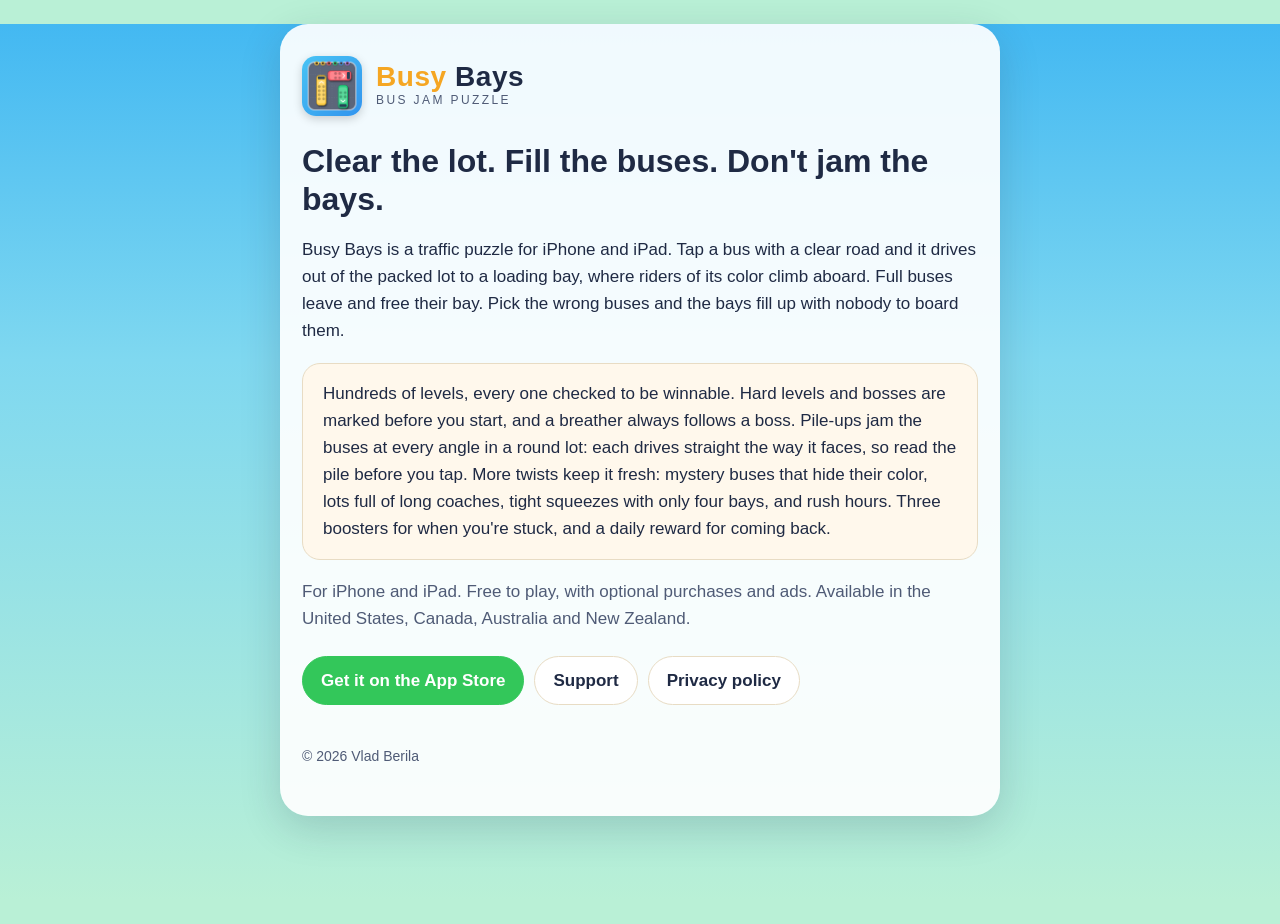
<file: index.html>
<!doctype html>
<html lang="en">
<head>
  <meta charset="utf-8">
  <meta name="viewport" content="width=device-width, initial-scale=1">
  <title>Busy Bays: Bus Jam Puzzle</title>
  <meta name="description" content="A bus traffic puzzle: drive buses out of a packed lot, match them to the waiting crowd by color, and keep the loading bays from jamming.">
  <link rel="icon" href="icon.png">
  <link rel="stylesheet" href="style.css">
</head>
<body>
<main>
  <header class="brand">
    <img src="icon.png" alt="">
    <div>
      <div class="name"><span class="busy">Busy</span> Bays</div>
      <div class="tagline">Bus jam puzzle</div>
    </div>
  </header>

  <h1>Clear the lot. Fill the buses. Don't jam the bays.</h1>
  <p>Busy Bays is a traffic puzzle for iPhone and iPad. Tap a bus with a clear
  road and it drives out of the packed lot to a loading bay, where riders of
  its color climb aboard. Full buses leave and free their bay. Pick the wrong
  buses and the bays fill up with nobody to board them.</p>

  <div class="panel">
    <p>Hundreds of levels, every one checked to be winnable. Hard levels and
    bosses are marked before you start, and a breather always follows a boss.
    Pile-ups jam the buses at every angle in a round lot: each drives straight
    the way it faces, so read the pile before you tap. More twists keep it
    fresh: mystery buses that hide their color, lots full of long coaches,
    tight squeezes with only four bays, and rush hours.
    Three boosters for when you're stuck, and a daily reward for coming back.</p>
  </div>

  <p class="dim">For iPhone and iPad. Free to play, with optional purchases and ads.
  Available in the United States, Canada, Australia and New Zealand.</p>

  <nav class="links">
    <a class="primary" href="https://apps.apple.com/app/id6819312850">Get it on the App Store</a>
    <a href="support.html">Support</a>
    <a href="privacy.html">Privacy policy</a>
  </nav>

  <footer>© 2026 Vlad Berila</footer>
</main>
</body>
</html>
</file>
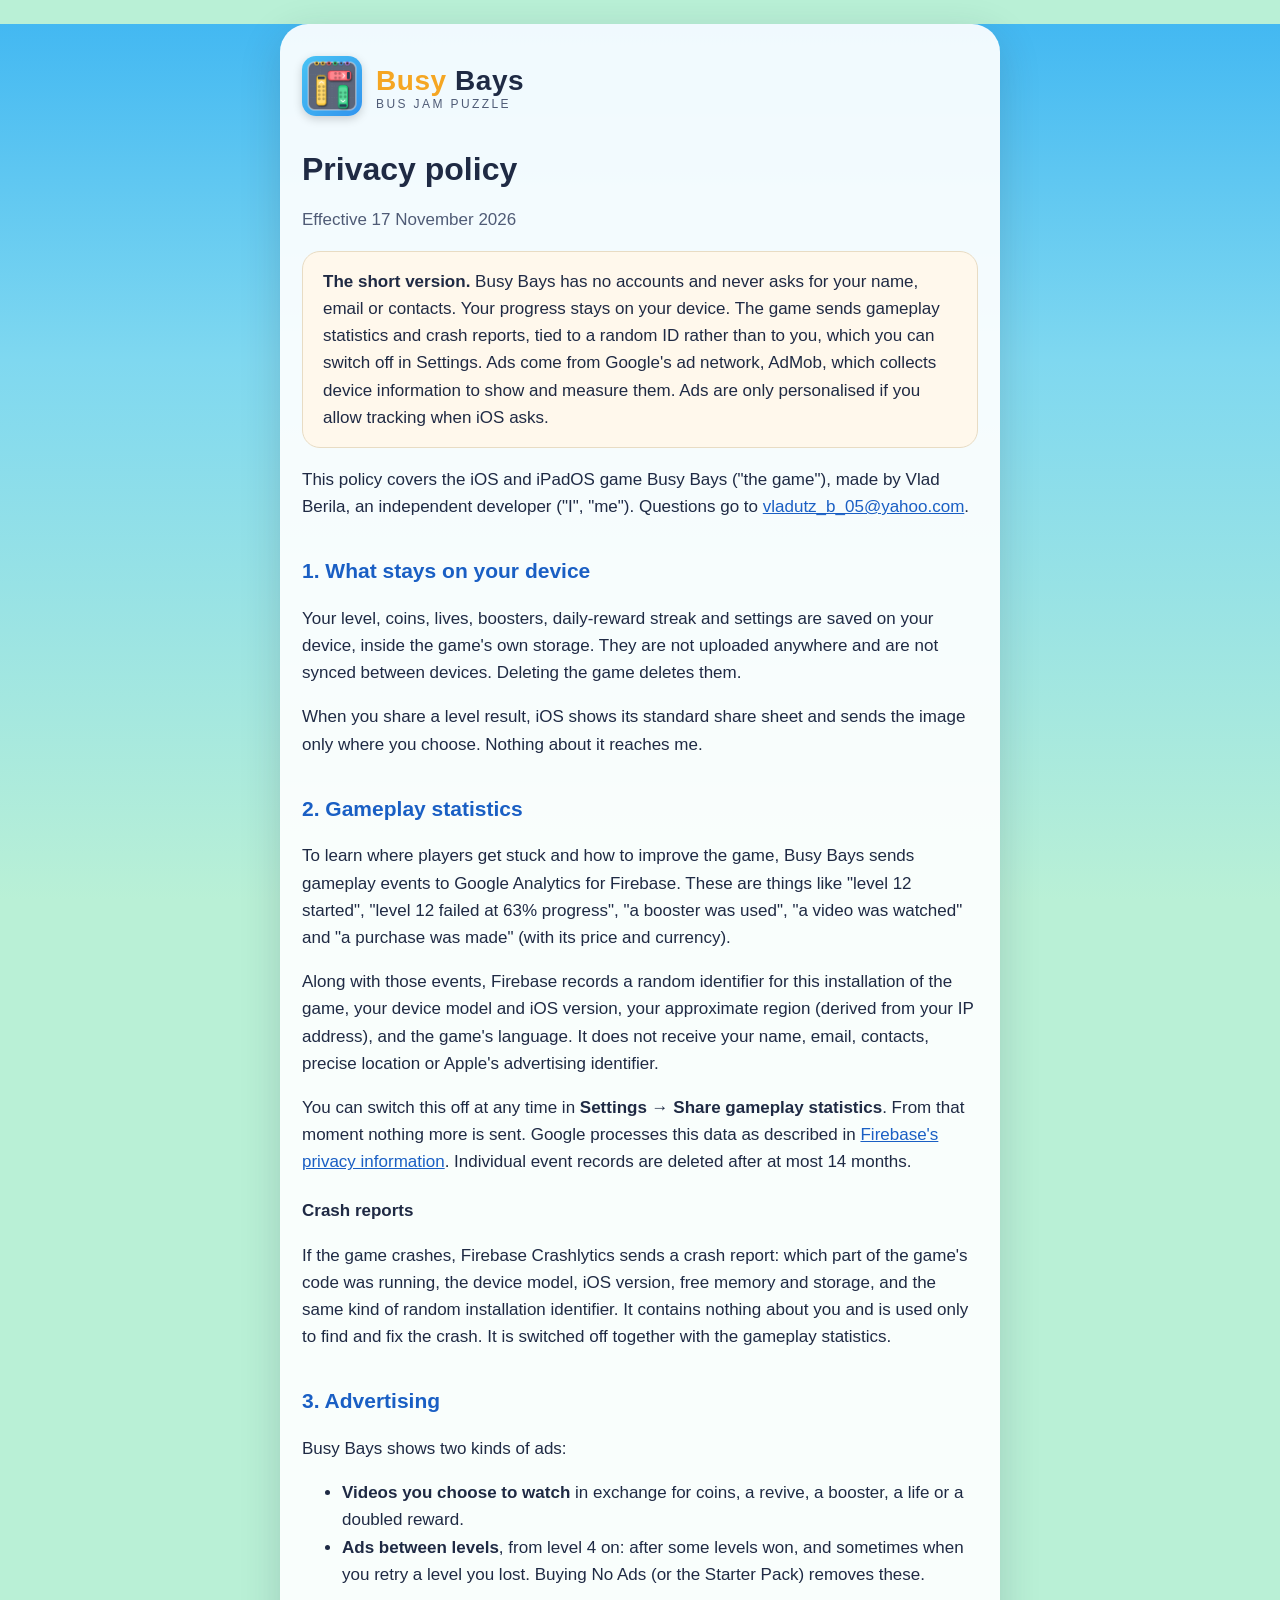
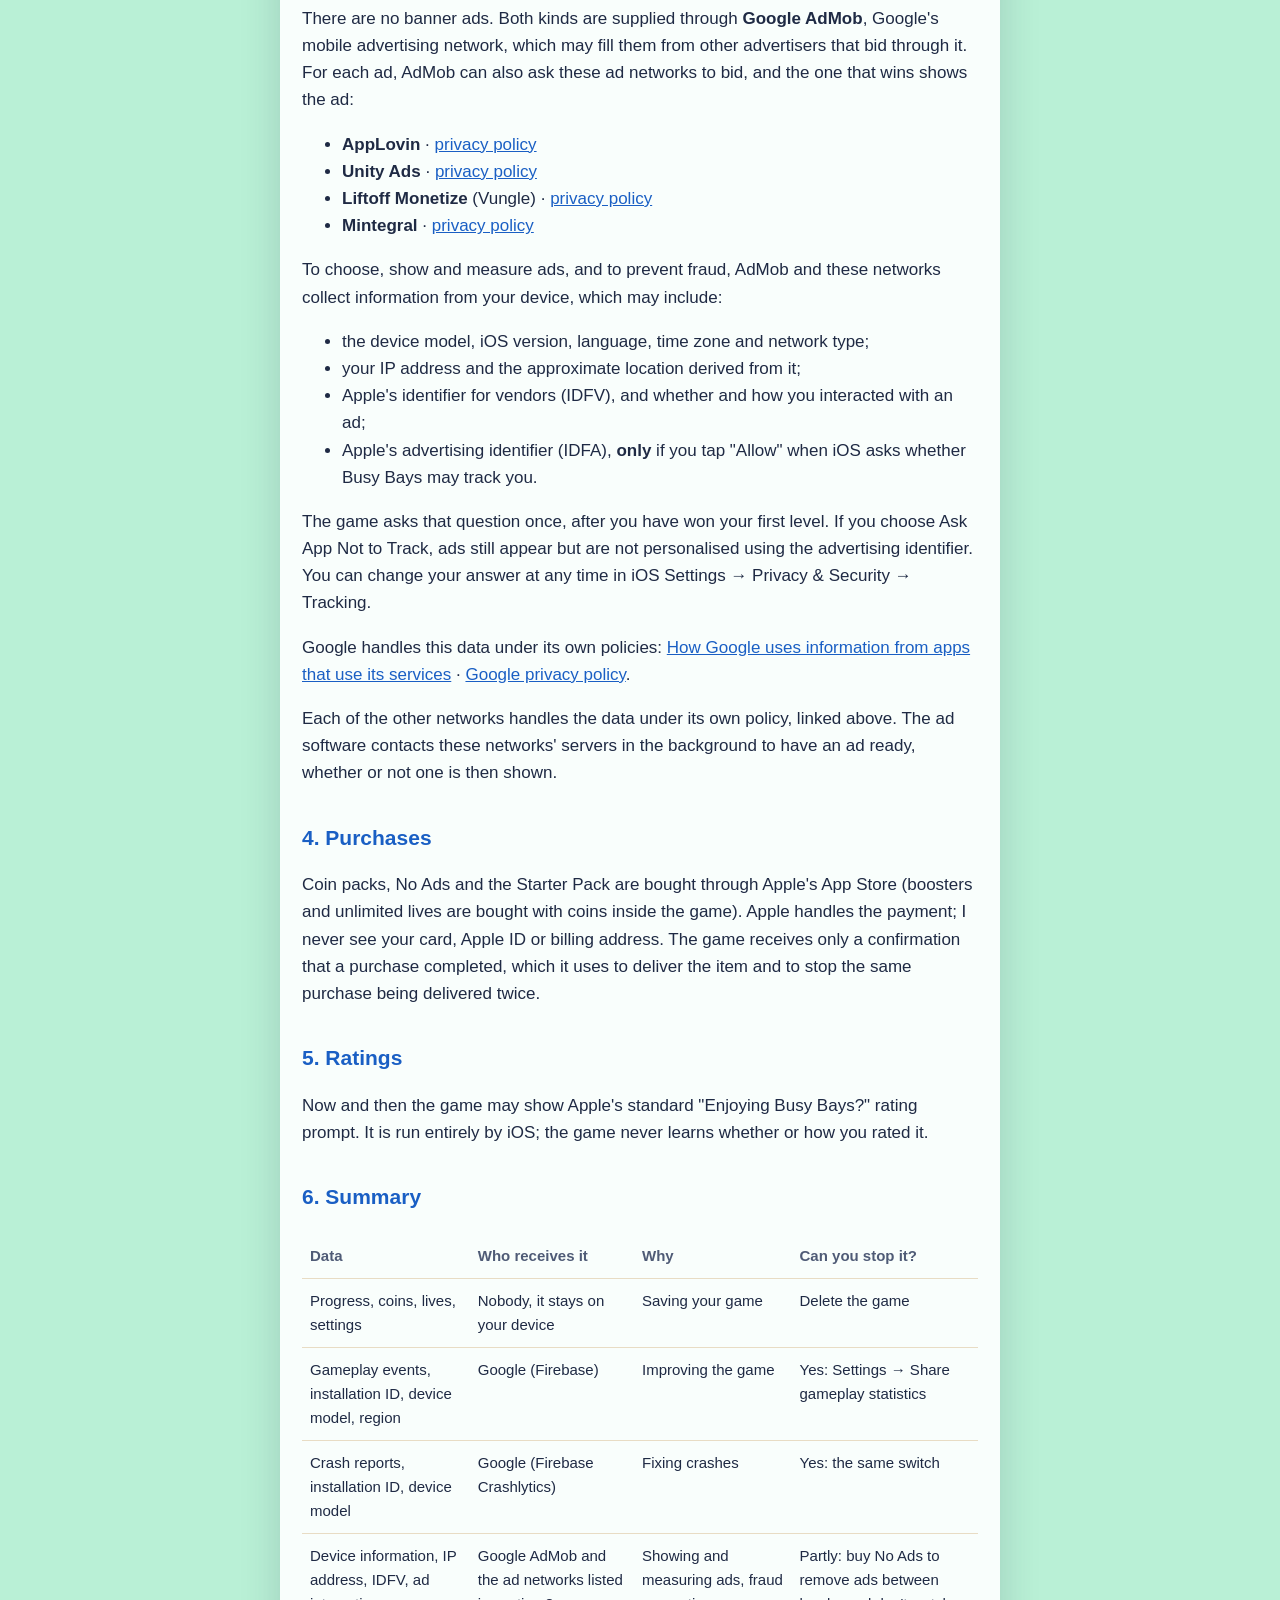
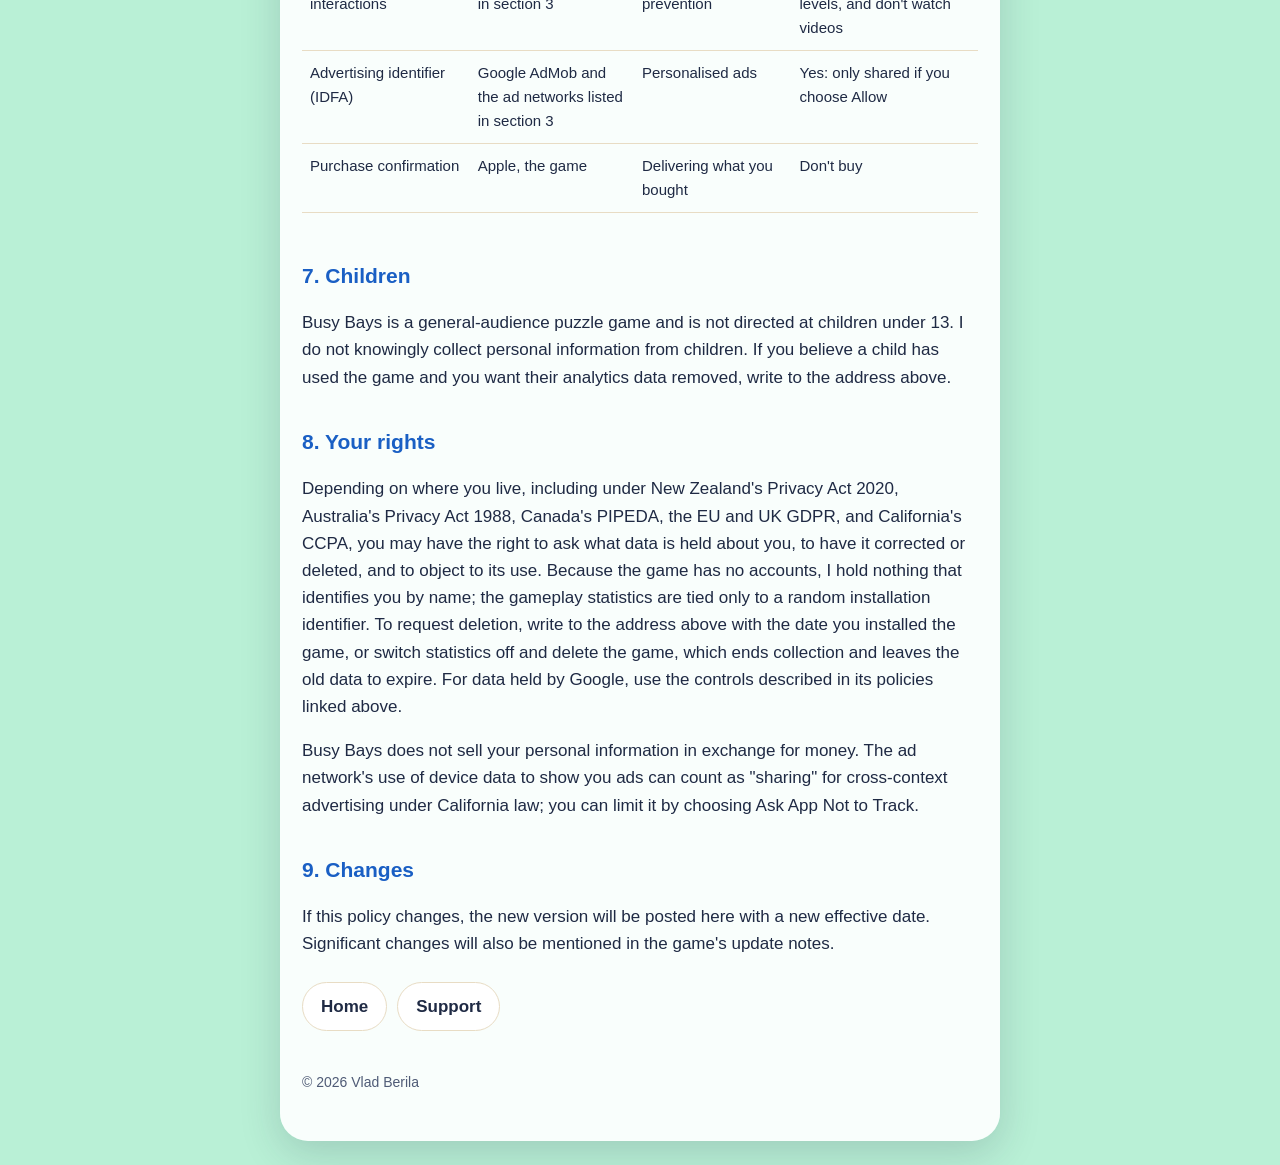
<file: privacy.html>
<!doctype html>
<html lang="en">
<head>
  <meta charset="utf-8">
  <meta name="viewport" content="width=device-width, initial-scale=1">
  <title>Busy Bays Privacy Policy</title>
  <meta name="description" content="What Busy Bays collects, why, and how to switch it off.">
  <link rel="icon" href="icon.png">
  <link rel="stylesheet" href="style.css">
</head>
<body>
<main>
  <header class="brand">
    <a href="./"><img src="icon.png" alt=""></a>
    <a href="./">
      <div class="name"><span class="busy">Busy</span> Bays</div>
      <div class="tagline">Bus jam puzzle</div>
    </a>
  </header>

  <h1>Privacy policy</h1>
  <p class="dim">Effective 17 November 2026</p>

  <div class="panel">
    <p><strong>The short version.</strong> Busy Bays has no accounts and never asks
    for your name, email or contacts. Your progress stays on your device. The game
    sends gameplay statistics and crash reports, tied to a random ID rather than to
    you, which you can switch off in Settings. Ads come from Google's ad network,
    AdMob, which collects device information to show and measure them. Ads are only
    personalised if you allow tracking when iOS asks.</p>
  </div>

  <p>This policy covers the iOS and iPadOS game Busy Bays ("the game"), made by
  Vlad Berila, an independent developer ("I", "me"). Questions go to
  <a href="mailto:vladutz_b_05@yahoo.com?subject=Busy%20Bays%20privacy">vladutz_b_05@yahoo.com</a>.</p>

  <h2>1. What stays on your device</h2>
  <p>Your level, coins, lives, boosters, daily-reward streak and settings are saved
  on your device, inside the game's own storage. They are not uploaded anywhere and
  are not synced between devices. Deleting the game deletes them.</p>
  <p>When you share a level result, iOS shows its standard share sheet and sends the
  image only where you choose. Nothing about it reaches me.</p>

  <h2>2. Gameplay statistics</h2>
  <p>To learn where players get stuck and how to improve the game, Busy Bays sends
  gameplay events to Google Analytics for Firebase. These are things like
  "level 12 started", "level 12 failed at 63% progress", "a booster was used",
  "a video was watched" and "a purchase was made" (with its price and currency).</p>
  <p>Along with those events, Firebase records a random identifier for this
  installation of the game, your device model and iOS version, your approximate
  region (derived from your IP address), and the game's language. It does not
  receive your name, email, contacts, precise location or Apple's advertising
  identifier.</p>
  <p>You can switch this off at any time in <strong>Settings → Share gameplay
  statistics</strong>. From that moment nothing more is sent. Google processes this
  data as described in
  <a href="https://firebase.google.com/support/privacy">Firebase's privacy
  information</a>. Individual event records are deleted after at most 14 months.</p>

  <h3>Crash reports</h3>
  <p>If the game crashes, Firebase Crashlytics sends a crash report: which part of
  the game's code was running, the device model, iOS version, free memory and
  storage, and the same kind of random installation identifier. It contains nothing
  about you and is used only to find and fix the crash. It is switched off together
  with the gameplay statistics.</p>

  <h2>3. Advertising</h2>
  <p>Busy Bays shows two kinds of ads:</p>
  <ul>
    <li><strong>Videos you choose to watch</strong> in exchange for coins, a revive,
    a booster, a life or a doubled reward.</li>
    <li><strong>Ads between levels</strong>, from level 4 on: after some levels
    won, and sometimes when you retry a level you lost. Buying No Ads (or the
    Starter Pack) removes these.</li>
  </ul>
  <p>There are no banner ads. Both kinds are supplied through
  <strong>Google AdMob</strong>, Google's mobile advertising network, which may
  fill them from other advertisers that bid through it. For each ad, AdMob can
  also ask these ad networks to bid, and the one that wins shows the ad:</p>
  <ul>
    <li><strong>AppLovin</strong> ·
    <a href="https://www.applovin.com/privacy/">privacy policy</a></li>
    <li><strong>Unity Ads</strong> ·
    <a href="https://unity.com/legal/privacy-policy">privacy policy</a></li>
    <li><strong>Liftoff Monetize</strong> (Vungle) ·
    <a href="https://liftoff.io/privacy-policy/">privacy policy</a></li>
    <li><strong>Mintegral</strong> ·
    <a href="https://www.mintegral.com/en/privacy/">privacy policy</a></li>
  </ul>
  <p>To choose, show and measure ads, and to prevent fraud, AdMob and these
  networks collect information from your device, which may include:</p>
  <ul>
    <li>the device model, iOS version, language, time zone and network type;</li>
    <li>your IP address and the approximate location derived from it;</li>
    <li>Apple's identifier for vendors (IDFV), and whether and how you interacted
    with an ad;</li>
    <li>Apple's advertising identifier (IDFA), <strong>only</strong> if you tap
    "Allow" when iOS asks whether Busy Bays may track you.</li>
  </ul>
  <p>The game asks that question once, after you have won your first level. If you
  choose Ask App Not to Track, ads still appear but are not personalised using the
  advertising identifier. You can change your answer at any time in iOS
  Settings → Privacy &amp; Security → Tracking.</p>
  <p>Google handles this data under its own policies:
  <a href="https://policies.google.com/technologies/partner-sites">How Google uses
  information from apps that use its services</a> ·
  <a href="https://policies.google.com/privacy">Google privacy policy</a>.</p>
  <p>Each of the other networks handles the data under its own policy, linked
  above. The ad software contacts these networks' servers in the background to
  have an ad ready, whether or not one is then shown.</p>

  <h2>4. Purchases</h2>
  <p>Coin packs, No Ads and the Starter Pack are bought through Apple's App Store
  (boosters and unlimited lives are bought with coins inside the game). Apple handles the payment; I never see your card, Apple ID or
  billing address. The game receives only a confirmation that a purchase completed,
  which it uses to deliver the item and to stop the same purchase being delivered
  twice.</p>

  <h2>5. Ratings</h2>
  <p>Now and then the game may show Apple's standard "Enjoying Busy Bays?" rating
  prompt. It is run entirely by iOS; the game never learns whether or how you
  rated it.</p>

  <h2>6. Summary</h2>
  <div class="table-wrap">
  <table>
    <tr><th>Data</th><th>Who receives it</th><th>Why</th><th>Can you stop it?</th></tr>
    <tr><td>Progress, coins, lives, settings</td><td>Nobody, it stays on your device</td>
        <td>Saving your game</td><td>Delete the game</td></tr>
    <tr><td>Gameplay events, installation ID, device model, region</td><td>Google (Firebase)</td>
        <td>Improving the game</td><td>Yes: Settings → Share gameplay statistics</td></tr>
    <tr><td>Crash reports, installation ID, device model</td><td>Google (Firebase Crashlytics)</td>
        <td>Fixing crashes</td><td>Yes: the same switch</td></tr>
    <tr><td>Device information, IP address, IDFV, ad interactions</td><td>Google AdMob and the ad networks listed in section 3</td>
        <td>Showing and measuring ads, fraud prevention</td>
        <td>Partly: buy No Ads to remove ads between levels, and don't watch videos</td></tr>
    <tr><td>Advertising identifier (IDFA)</td><td>Google AdMob and the ad networks listed in section 3</td>
        <td>Personalised ads</td><td>Yes: only shared if you choose Allow</td></tr>
    <tr><td>Purchase confirmation</td><td>Apple, the game</td>
        <td>Delivering what you bought</td><td>Don't buy</td></tr>
  </table>
  </div>

  <h2>7. Children</h2>
  <p>Busy Bays is a general-audience puzzle game and is not directed at children
  under 13. I do not knowingly collect personal information from children. If you
  believe a child has used the game and you want their analytics data removed,
  write to the address above.</p>

  <h2>8. Your rights</h2>
  <p>Depending on where you live, including under New Zealand's Privacy Act 2020,
  Australia's Privacy Act 1988, Canada's PIPEDA, the EU and UK GDPR, and
  California's CCPA, you may have the right to ask what data is held about you, to
  have it corrected or deleted, and to object to its use. Because the game has no
  accounts, I hold nothing that identifies you by name; the gameplay statistics are
  tied only to a random installation identifier. To request deletion, write to the
  address above with the date you installed the game, or switch statistics off and
  delete the game, which ends collection and leaves the old data to expire. For data
  held by Google, use the controls described in its policies linked above.</p>
  <p>Busy Bays does not sell your personal information in exchange for money. The ad
  network's use of device data to show you ads can count as "sharing" for
  cross-context advertising under California law; you can limit it by choosing Ask
  App Not to Track.</p>

  <h2>9. Changes</h2>
  <p>If this policy changes, the new version will be posted here with a new
  effective date. Significant changes will also be mentioned in the game's update
  notes.</p>

  <nav class="links">
    <a href="./">Home</a>
    <a href="support.html">Support</a>
  </nav>

  <footer>© 2026 Vlad Berila</footer>
</main>
</body>
</html>
</file>
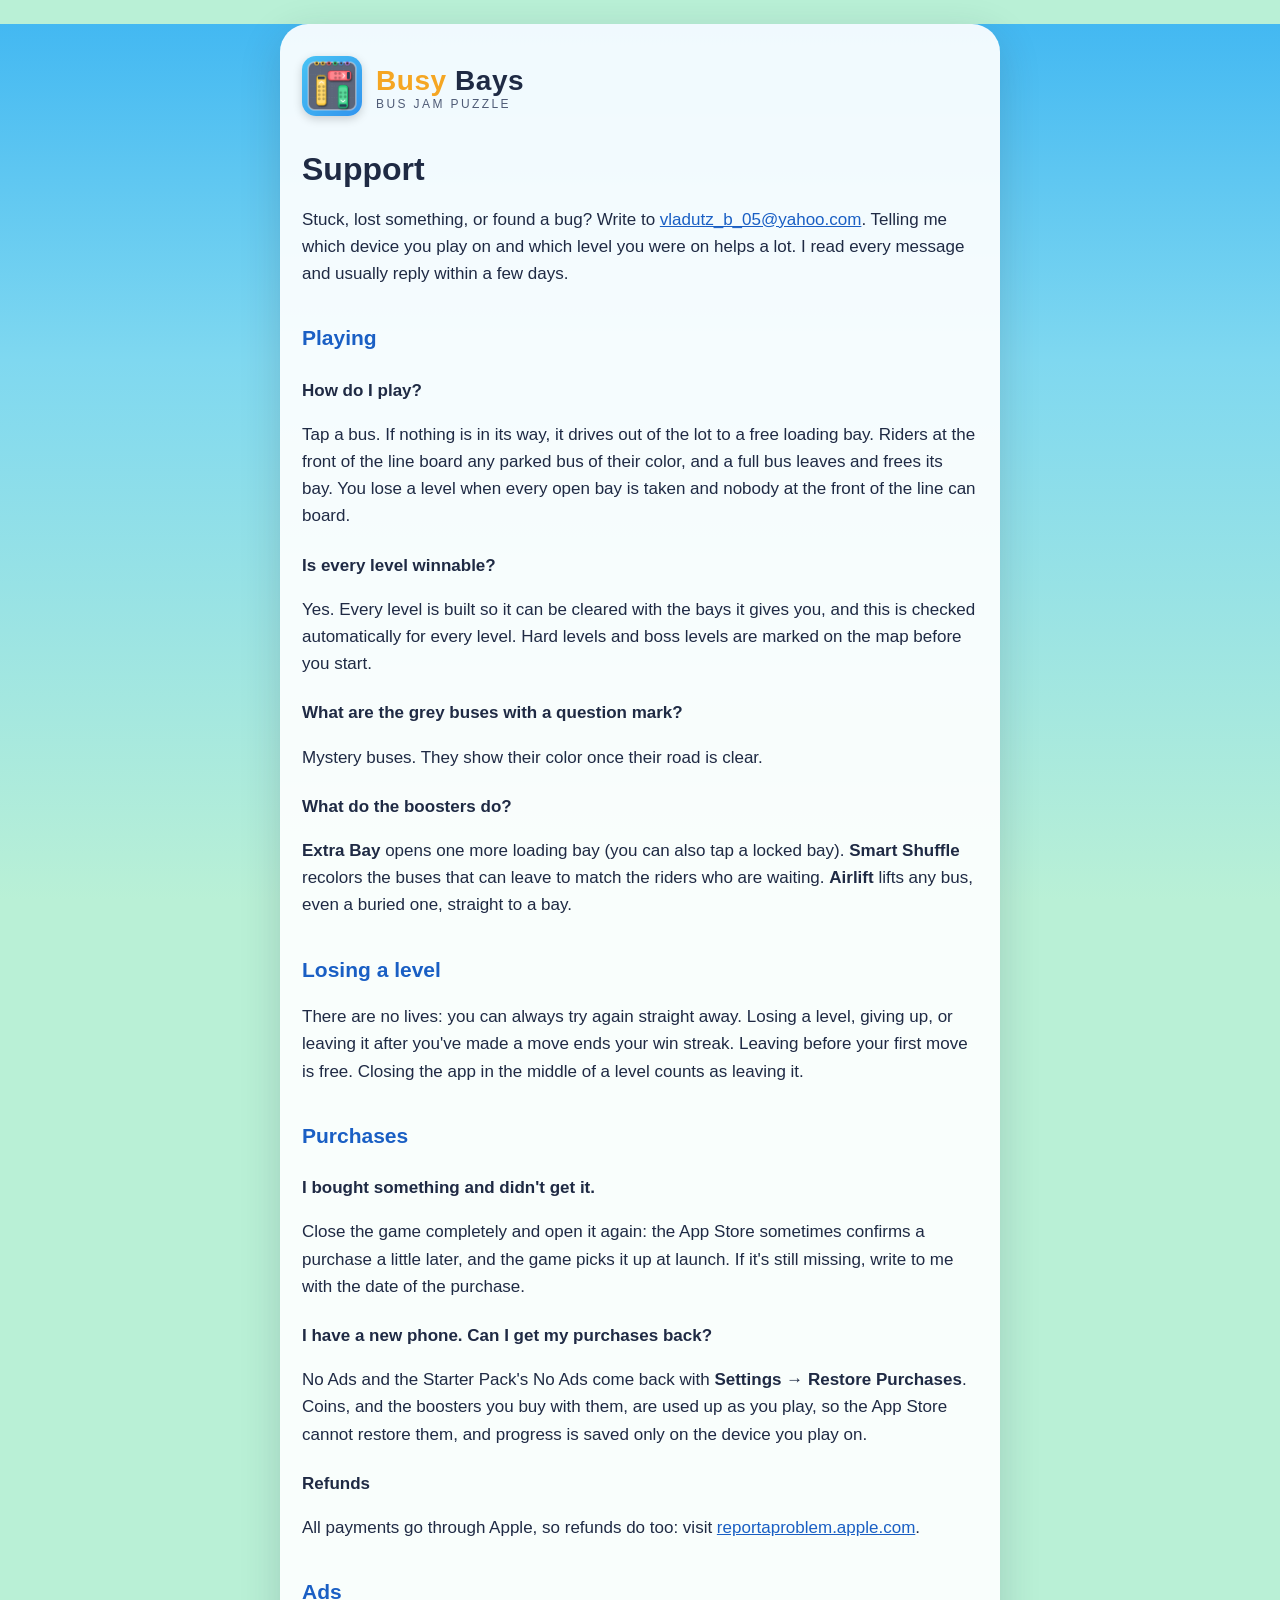
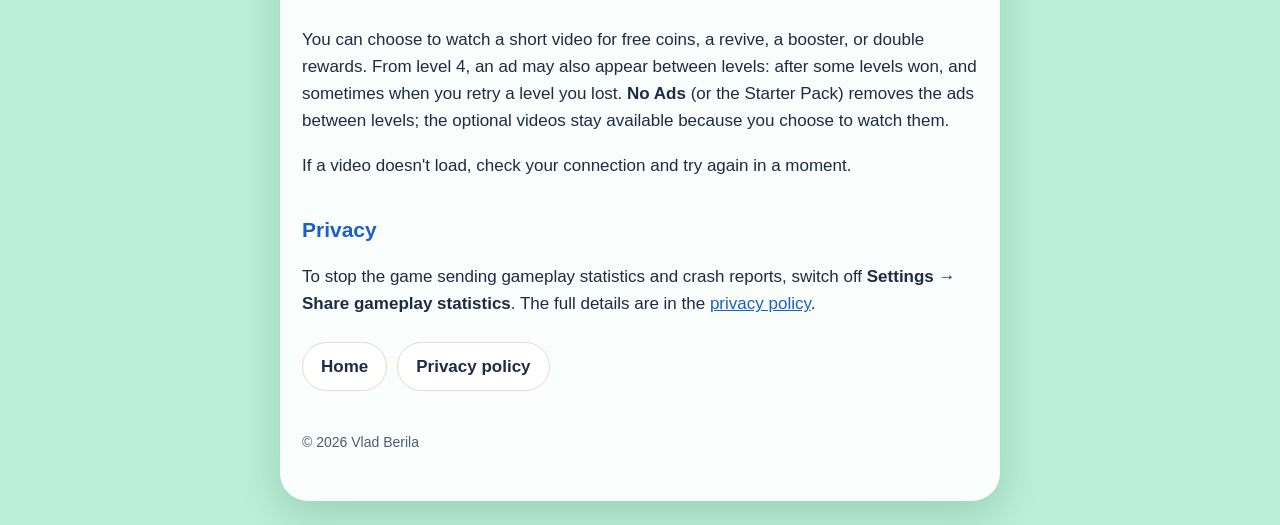
<file: support.html>
<!doctype html>
<html lang="en">
<head>
  <meta charset="utf-8">
  <meta name="viewport" content="width=device-width, initial-scale=1">
  <title>Busy Bays Support</title>
  <meta name="description" content="Help with Busy Bays: how to play, boosters, purchases, ads and contact.">
  <link rel="icon" href="icon.png">
  <link rel="stylesheet" href="style.css">
</head>
<body>
<main>
  <header class="brand">
    <a href="./"><img src="icon.png" alt=""></a>
    <a href="./">
      <div class="name"><span class="busy">Busy</span> Bays</div>
      <div class="tagline">Bus jam puzzle</div>
    </a>
  </header>

  <h1>Support</h1>
  <p>Stuck, lost something, or found a bug? Write to
  <a href="mailto:vladutz_b_05@yahoo.com?subject=Busy%20Bays">vladutz_b_05@yahoo.com</a>.
  Telling me which device you play on and which level you were on helps a lot.
  I read every message and usually reply within a few days.</p>

  <h2>Playing</h2>

  <h3>How do I play?</h3>
  <p>Tap a bus. If nothing is in its way, it drives out of the lot to a free
  loading bay. Riders at the front of the line board any parked bus of their
  color, and a full bus leaves and frees its bay. You lose a level when every
  open bay is taken and nobody at the front of the line can board.</p>

  <h3>Is every level winnable?</h3>
  <p>Yes. Every level is built so it can be cleared with the bays it gives you,
  and this is checked automatically for every level. Hard levels and boss levels
  are marked on the map before you start.</p>

  <h3>What are the grey buses with a question mark?</h3>
  <p>Mystery buses. They show their color once their road is clear.</p>

  <h3>What do the boosters do?</h3>
  <p><strong>Extra Bay</strong> opens one more loading bay (you can also tap a
  locked bay). <strong>Smart Shuffle</strong> recolors the buses that can leave
  to match the riders who are waiting. <strong>Airlift</strong> lifts any bus,
  even a buried one, straight to a bay.</p>

  <h2>Losing a level</h2>
  <p>There are no lives: you can always try again straight away. Losing a level,
  giving up, or leaving it after you've made a move ends your win streak.
  Leaving before your first move is free. Closing the app in the middle of a
  level counts as leaving it.</p>

  <h2>Purchases</h2>

  <h3>I bought something and didn't get it.</h3>
  <p>Close the game completely and open it again: the App Store sometimes
  confirms a purchase a little later, and the game picks it up at launch.
  If it's still missing, write to me with the date of the purchase.</p>

  <h3>I have a new phone. Can I get my purchases back?</h3>
  <p>No Ads and the Starter Pack's No Ads come back with
  <strong>Settings → Restore Purchases</strong>. Coins, and the boosters you buy
  with them, are used up as you play, so the App Store cannot restore them, and
  progress is saved only on the device you play on.</p>

  <h3>Refunds</h3>
  <p>All payments go through Apple, so refunds do too: visit
  <a href="https://reportaproblem.apple.com">reportaproblem.apple.com</a>.</p>

  <h2>Ads</h2>
  <p>You can choose to watch a short video for free coins, a revive, a booster,
  or double rewards. From level 4, an ad may also appear between levels:
  after some levels won, and sometimes when you retry a level you lost. <strong>No Ads</strong> (or the Starter
  Pack) removes the ads between levels; the optional videos stay available
  because you choose to watch them.</p>
  <p>If a video doesn't load, check your connection and try again in a moment.</p>

  <h2>Privacy</h2>
  <p>To stop the game sending gameplay statistics and crash reports, switch off
  <strong>Settings → Share gameplay statistics</strong>. The full details are in the
  <a href="privacy.html">privacy policy</a>.</p>

  <nav class="links">
    <a href="./">Home</a>
    <a href="privacy.html">Privacy policy</a>
  </nav>

  <footer>© 2026 Vlad Berila</footer>
</main>
</body>
</html>
</file>
<file: style.css>
/* Busy Bays site. Layout adapted from the Alembic site; colors from the game's sky and road. */
:root {
  --bg-top: #3FB6F2;
  --bg-mid: #7FD8F0;
  --bg-bottom: #B9F0D6;
  --panel: #FFF8EC;
  --panel-stroke: #E8DCC4;
  --ink: #1F2A44;
  --ink-dim: #4F5B76;
  --gold: #F5A623;
  --link: #1A5FC4;
  --play: #33C75A;
}

* { box-sizing: border-box; }

html { background: var(--bg-bottom); }

body {
  margin: 0;
  min-height: 100vh;
  background: linear-gradient(180deg, var(--bg-top) 0%, var(--bg-mid) 40%, var(--bg-bottom) 100%);
  background-attachment: fixed;
  color: var(--ink);
  font: 17px/1.6 -apple-system, BlinkMacSystemFont, "SF Pro Rounded", "Segoe UI", Roboto, sans-serif;
  -webkit-text-size-adjust: 100%;
}

main {
  max-width: 720px;
  margin: 24px auto;
  padding: 32px 22px 48px;
  background: rgba(255, 255, 255, 0.92);
  border-radius: 28px;
  box-shadow: 0 12px 40px rgba(31, 42, 68, 0.18);
}

header.brand { display: flex; align-items: center; gap: 14px; margin-bottom: 26px; }
header.brand img { width: 60px; height: 60px; border-radius: 14px; box-shadow: 0 3px 10px rgba(0,0,0,0.18); }
header.brand a { color: inherit; text-decoration: none; }
header.brand .name { font-size: 28px; font-weight: 900; line-height: 1.05; letter-spacing: 0.02em; }
header.brand .name .busy { color: var(--gold); }
header.brand .tagline { font-size: 12px; letter-spacing: 0.2em; color: var(--ink-dim); text-transform: uppercase; }

h1 { font-size: 32px; line-height: 1.2; margin: 0 0 8px; }
h2 { font-size: 21px; margin: 34px 0 8px; color: #1A5FC4; }
h3 { font-size: 17px; margin: 22px 0 4px; }
.dim { color: var(--ink-dim); }
a { color: var(--link); }

.panel {
  background: var(--panel);
  border: 1px solid var(--panel-stroke);
  border-radius: 18px;
  padding: 16px 20px;
  margin: 18px 0;
}
.panel p:first-child { margin-top: 0; }
.panel p:last-child { margin-bottom: 0; }

table { width: 100%; border-collapse: collapse; margin: 12px 0; font-size: 15px; }
th, td { text-align: left; vertical-align: top; padding: 10px 8px; border-bottom: 1px solid var(--panel-stroke); }
th { color: var(--ink-dim); font-weight: 700; }
.table-wrap { overflow-x: auto; }

nav.links { display: flex; flex-wrap: wrap; gap: 10px; margin: 24px 0; }
nav.links a {
  padding: 10px 18px;
  border: 1.5px solid var(--panel-stroke);
  border-radius: 999px;
  background: #fff;
  color: var(--ink);
  text-decoration: none;
  font-weight: 800;
}
nav.links a.primary { background: var(--play); border-color: var(--play); color: #fff; }

footer { margin-top: 40px; font-size: 14px; color: var(--ink-dim); }

@media (max-width: 480px) {
  main { margin: 0; border-radius: 0; }
  h1 { font-size: 27px; }
  body { font-size: 16px; }
}
</file>
